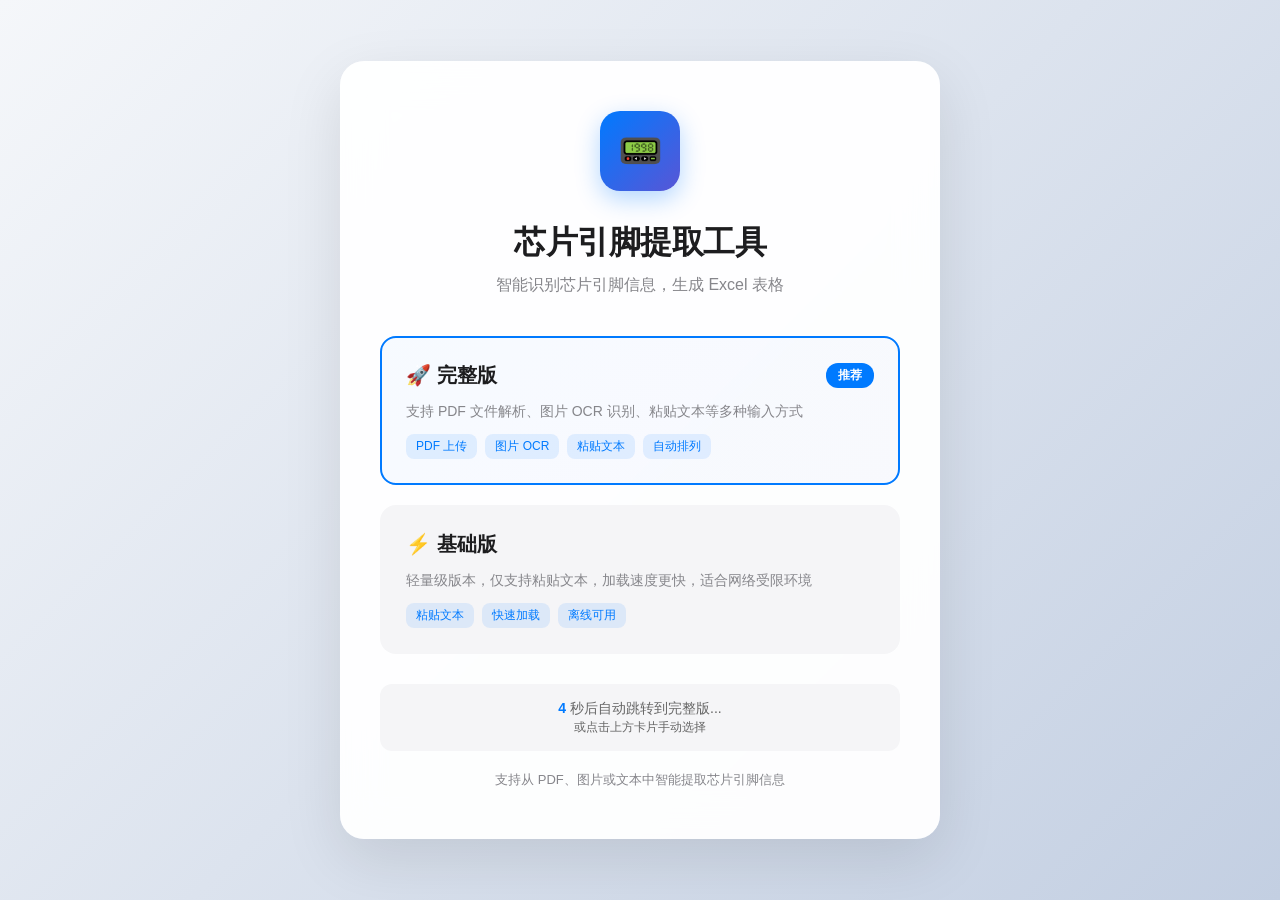
<file: index.html>
<!DOCTYPE html>
<html lang="zh-CN">
<head>
    <meta charset="UTF-8">
    <meta name="viewport" content="width=device-width, initial-scale=1.0">
    <title>芯片引脚提取工具 - Chip Pin Extractor</title>
    <style>
        * {
            margin: 0;
            padding: 0;
            box-sizing: border-box;
        }
        
        body {
            font-family: -apple-system, BlinkMacSystemFont, "Segoe UI", Roboto, "Helvetica Neue", Arial, sans-serif;
            background: linear-gradient(135deg, #f5f7fa 0%, #c3cfe2 100%);
            min-height: 100vh;
            display: flex;
            justify-content: center;
            align-items: center;
            padding: 20px;
        }
        
        .container {
            background: rgba(255, 255, 255, 0.95);
            backdrop-filter: blur(20px);
            border-radius: 24px;
            padding: 50px 40px;
            max-width: 600px;
            width: 100%;
            box-shadow: 0 20px 60px rgba(0, 0, 0, 0.1);
            text-align: center;
        }
        
        .logo {
            width: 80px;
            height: 80px;
            background: linear-gradient(135deg, #007aff 0%, #5856d6 100%);
            border-radius: 20px;
            margin: 0 auto 30px;
            display: flex;
            align-items: center;
            justify-content: center;
            font-size: 36px;
            color: white;
            box-shadow: 0 8px 24px rgba(0, 122, 255, 0.3);
        }
        
        h1 {
            font-size: 32px;
            font-weight: 700;
            color: #1d1d1f;
            margin-bottom: 10px;
            letter-spacing: -0.5px;
        }
        
        .subtitle {
            font-size: 16px;
            color: #86868b;
            margin-bottom: 40px;
        }
        
        .version-cards {
            display: grid;
            gap: 20px;
            margin-bottom: 30px;
        }
        
        .version-card {
            background: #f5f5f7;
            border-radius: 16px;
            padding: 24px;
            cursor: pointer;
            transition: all 0.3s ease;
            border: 2px solid transparent;
            text-decoration: none;
            display: block;
        }
        
        .version-card:hover {
            background: #fff;
            border-color: #007aff;
            transform: translateY(-2px);
            box-shadow: 0 8px 24px rgba(0, 122, 255, 0.15);
        }
        
        .version-card.recommended {
            background: linear-gradient(135deg, #007aff08 0%, #5856d608 100%);
            border-color: #007aff;
        }
        
        .version-header {
            display: flex;
            align-items: center;
            justify-content: space-between;
            margin-bottom: 12px;
        }
        
        .version-name {
            font-size: 20px;
            font-weight: 600;
            color: #1d1d1f;
        }
        
        .badge {
            background: #007aff;
            color: white;
            padding: 4px 12px;
            border-radius: 12px;
            font-size: 12px;
            font-weight: 600;
        }
        
        .version-desc {
            font-size: 14px;
            color: #86868b;
            line-height: 1.5;
            text-align: left;
        }
        
        .features {
            display: flex;
            flex-wrap: wrap;
            gap: 8px;
            margin-top: 12px;
        }
        
        .feature-tag {
            background: rgba(0, 122, 255, 0.1);
            color: #007aff;
            padding: 4px 10px;
            border-radius: 8px;
            font-size: 12px;
            font-weight: 500;
        }
        
        .footer {
            font-size: 13px;
            color: #86868b;
            margin-top: 20px;
        }
        
        .auto-redirect {
            margin-top: 20px;
            padding: 16px;
            background: #f5f5f7;
            border-radius: 12px;
            font-size: 14px;
            color: #666;
        }
        
        .countdown {
            color: #007aff;
            font-weight: 600;
        }
    </style>
</head>
<body>
    <div class="container">
        <div class="logo">📟</div>
        <h1>芯片引脚提取工具</h1>
        <p class="subtitle">智能识别芯片引脚信息，生成 Excel 表格</p>
        
        <div class="version-cards">
            <a href="ChipPinExtractor_Full.html" class="version-card recommended">
                <div class="version-header">
                    <span class="version-name">🚀 完整版</span>
                    <span class="badge">推荐</span>
                </div>
                <p class="version-desc">支持 PDF 文件解析、图片 OCR 识别、粘贴文本等多种输入方式</p>
                <div class="features">
                    <span class="feature-tag">PDF 上传</span>
                    <span class="feature-tag">图片 OCR</span>
                    <span class="feature-tag">粘贴文本</span>
                    <span class="feature-tag">自动排列</span>
                </div>
            </a>
            
            <a href="ChipPinExtractor.html" class="version-card">
                <div class="version-header">
                    <span class="version-name">⚡ 基础版</span>
                </div>
                <p class="version-desc">轻量级版本，仅支持粘贴文本，加载速度更快，适合网络受限环境</p>
                <div class="features">
                    <span class="feature-tag">粘贴文本</span>
                    <span class="feature-tag">快速加载</span>
                    <span class="feature-tag">离线可用</span>
                </div>
            </a>
        </div>
        
        <div class="auto-redirect">
            <span id="countdown" class="countdown">5</span> 秒后自动跳转到完整版...
            <br><small>或点击上方卡片手动选择</small>
        </div>
        
        <p class="footer">支持从 PDF、图片或文本中智能提取芯片引脚信息</p>
    </div>
    
    <script>
        let seconds = 5;
        const countdownEl = document.getElementById('countdown');
        
        const timer = setInterval(() => {
            seconds--;
            countdownEl.textContent = seconds;
            
            if (seconds <= 0) {
                clearInterval(timer);
                window.location.href = 'ChipPinExtractor_Full.html';
            }
        }, 1000);
    </script>
</body>
</html>
</file>
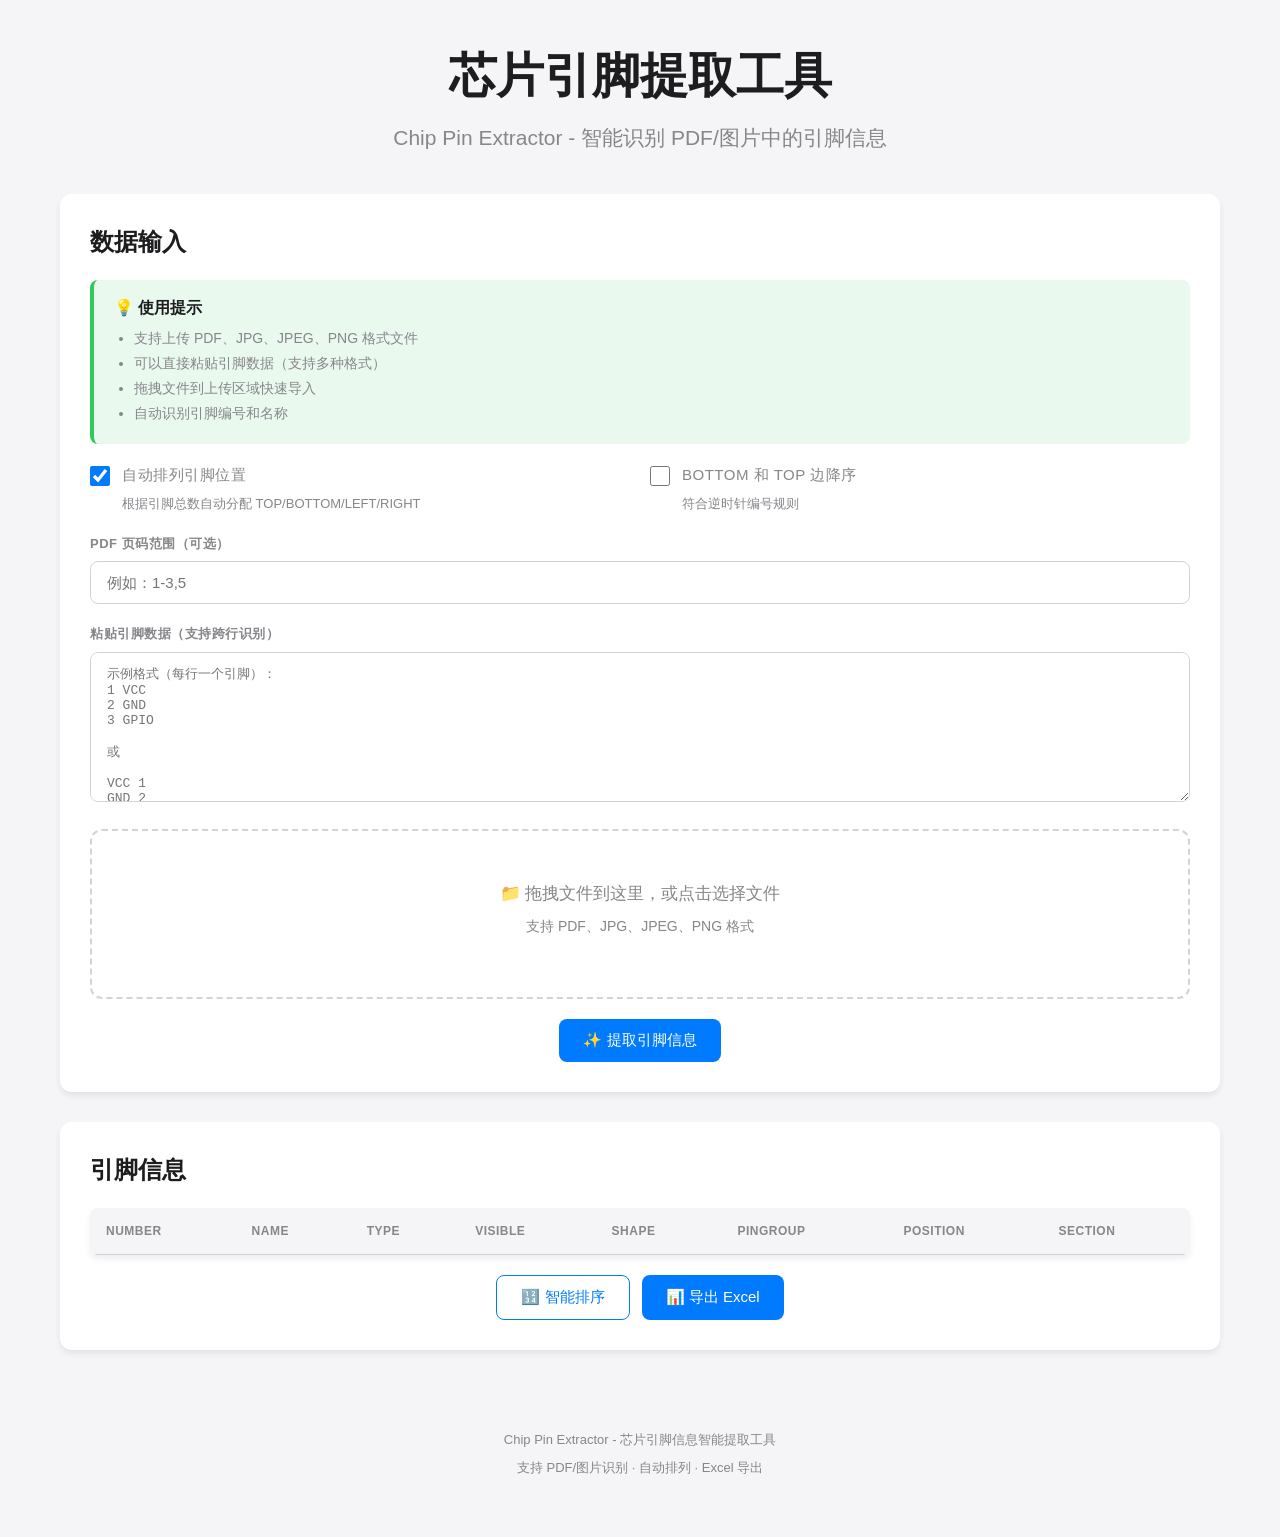
<file: ChipPinExtractor.html>
<!DOCTYPE html>
<html lang="zh-CN">
<head>
    <meta charset="UTF-8">
    <meta name="viewport" content="width=device-width, initial-scale=1.0">
    <title>芯片引脚提取工具 - Chip Pin Extractor</title>
    <style>
        /* Apple 风格设计 */
        :root {
            --primary-color: #007aff;
            --primary-hover: #0056cc;
            --background-color: #f5f5f7;
            --card-background: #ffffff;
            --text-primary: #1d1d1f;
            --text-secondary: #86868b;
            --border-color: #d2d2d7;
            --success-color: #34c759;
            --shadow: 0 4px 6px rgba(0, 0, 0, 0.07);
            --shadow-hover: 0 8px 12px rgba(0, 0, 0, 0.1);
        }

        * {
            margin: 0;
            padding: 0;
            box-sizing: border-box;
            -webkit-font-smoothing: antialiased;
            -moz-osx-font-smoothing: grayscale;
        }

        body {
            font-family: -apple-system, BlinkMacSystemFont, "SF Pro Display", "Segoe UI", Roboto, "Helvetica Neue", Arial, sans-serif;
            background-color: var(--background-color);
            color: var(--text-primary);
            line-height: 1.5;
        }

        .container {
            max-width: 1200px;
            margin: 40px auto;
            padding: 0 20px;
        }

        /* 头部设计 */
        header {
            text-align: center;
            margin-bottom: 40px;
        }

        h1 {
            font-size: 48px;
            font-weight: 700;
            letter-spacing: -0.003em;
            color: var(--text-primary);
            margin-bottom: 10px;
        }

        .subtitle {
            font-size: 21px;
            color: var(--text-secondary);
            font-weight: 400;
        }

        /* 卡片设计 */
        .card {
            background: var(--card-background);
            border-radius: 12px;
            padding: 30px;
            margin-bottom: 30px;
            box-shadow: var(--shadow);
            transition: box-shadow 0.3s ease;
        }

        .card:hover {
            box-shadow: var(--shadow-hover);
        }

        h2 {
            font-size: 24px;
            font-weight: 600;
            margin-bottom: 20px;
            color: var(--text-primary);
        }

        /* 配置选项 */
        .config-section {
            display: grid;
            grid-template-columns: repeat(auto-fit, minmax(300px, 1fr));
            gap: 20px;
            margin-bottom: 20px;
        }

        .config-item {
            display: flex;
            align-items: flex-start;
            gap: 12px;
        }

        .config-item input[type="checkbox"] {
            width: 20px;
            height: 20px;
            margin-top: 2px;
            accent-color: var(--primary-color);
            cursor: pointer;
        }

        .config-item label {
            font-size: 15px;
            font-weight: 500;
            cursor: pointer;
            user-select: none;
        }

        .config-item small {
            display: block;
            color: var(--text-secondary);
            font-size: 13px;
            margin-top: 4px;
        }

        /* 输入框设计 */
        input[type="text"],
        textarea {
            width: 100%;
            padding: 12px 16px;
            font-size: 15px;
            border: 1px solid var(--border-color);
            border-radius: 8px;
            background-color: var(--card-background);
            color: var(--text-primary);
            transition: border-color 0.2s ease, box-shadow 0.2s ease;
            font-family: inherit;
        }

        input[type="text"]:focus,
        textarea:focus {
            outline: none;
            border-color: var(--primary-color);
            box-shadow: 0 0 0 3px rgba(0, 122, 255, 0.1);
        }

        textarea {
            min-height: 150px;
            resize: vertical;
            font-family: "SF Mono", "Courier New", monospace;
            font-size: 13px;
        }

        label {
            display: block;
            font-size: 13px;
            font-weight: 600;
            color: var(--text-secondary);
            margin-bottom: 8px;
            text-transform: uppercase;
            letter-spacing: 0.5px;
        }

        /* 上传区域 */
        .drop-zone {
            border: 2px dashed var(--border-color);
            border-radius: 12px;
            padding: 50px 30px;
            text-align: center;
            cursor: pointer;
            transition: all 0.3s ease;
            background-color: var(--card-background);
        }

        .drop-zone:hover {
            border-color: var(--primary-color);
            background-color: rgba(0, 122, 255, 0.02);
        }

        .drop-zone.active {
            border-color: var(--primary-color);
            background-color: rgba(0, 122, 255, 0.05);
            transform: scale(1.01);
        }

        .drop-zone p {
            font-size: 17px;
            color: var(--text-secondary);
            margin-bottom: 10px;
        }

        .drop-zone input[type="file"] {
            display: none;
        }

        /* 按钮设计 */
        .btn {
            display: inline-block;
            padding: 12px 24px;
            font-size: 15px;
            font-weight: 500;
            border: none;
            border-radius: 8px;
            cursor: pointer;
            transition: all 0.2s ease;
            text-decoration: none;
        }

        .btn-primary {
            background-color: var(--primary-color);
            color: white;
        }

        .btn-primary:hover {
            background-color: var(--primary-hover);
            transform: translateY(-1px);
            box-shadow: 0 4px 8px rgba(0, 122, 255, 0.3);
        }

        .btn-secondary {
            background-color: var(--card-background);
            color: var(--primary-color);
            border: 1px solid var(--primary-color);
        }

        .btn-secondary:hover {
            background-color: var(--primary-color);
            color: white;
        }

        .button-group {
            display: flex;
            gap: 12px;
            justify-content: center;
            margin-top: 20px;
        }

        /* 进度显示 */
        .progress-section {
            margin-top: 20px;
            padding: 20px;
            background-color: rgba(0, 122, 255, 0.05);
            border-radius: 8px;
            display: none;
        }

        .progress-item {
            font-size: 14px;
            color: var(--primary-color);
            font-weight: 500;
            margin: 8px 0;
        }

        /* 表格设计 */
        .table-container {
            overflow-x: auto;
            border-radius: 8px;
            box-shadow: var(--shadow);
        }

        table {
            width: 100%;
            border-collapse: collapse;
            background-color: var(--card-background);
        }

        th {
            background-color: var(--background-color);
            padding: 14px 16px;
            text-align: left;
            font-size: 12px;
            font-weight: 600;
            color: var(--text-secondary);
            text-transform: uppercase;
            letter-spacing: 0.5px;
            border-bottom: 1px solid var(--border-color);
        }

        td {
            padding: 12px 16px;
            border-bottom: 1px solid var(--border-color);
            font-size: 14px;
        }

        tr:hover {
            background-color: rgba(0, 122, 255, 0.02);
        }

        td input,
        td select {
            padding: 8px 12px;
            border: 1px solid var(--border-color);
            border-radius: 6px;
            font-size: 14px;
            width: 100%;
            background-color: var(--card-background);
        }

        td input:focus,
        td select:focus {
            outline: none;
            border-color: var(--primary-color);
            box-shadow: 0 0 0 2px rgba(0, 122, 255, 0.1);
        }

        /* 信息提示 */
        .info-box {
            background-color: rgba(52, 199, 89, 0.1);
            border-left: 4px solid var(--success-color);
            padding: 16px 20px;
            border-radius: 8px;
            margin-bottom: 20px;
        }

        .info-box strong {
            color: var(--text-primary);
            font-weight: 600;
            display: block;
            margin-bottom: 8px;
        }

        .info-box ul {
            margin-left: 20px;
            color: var(--text-secondary);
            font-size: 14px;
        }

        .info-box li {
            margin-bottom: 4px;
        }

        /* 页脚 */
        footer {
            text-align: center;
            margin-top: 60px;
            padding: 20px;
            color: var(--text-secondary);
            font-size: 13px;
        }

        /* 响应式设计 */
        @media (max-width: 768px) {
            h1 {
                font-size: 32px;
            }

            .subtitle {
                font-size: 17px;
            }

            .card {
                padding: 20px;
            }

            .button-group {
                flex-direction: column;
            }

            .btn {
                width: 100%;
                text-align: center;
            }
        }
    </style>
</head>
<body>
    <div class="container">
        <header>
            <h1>芯片引脚提取工具</h1>
            <p class="subtitle">Chip Pin Extractor - 智能识别 PDF/图片中的引脚信息</p>
        </header>

        <!-- 主要操作区 -->
        <div class="card">
            <h2>数据输入</h2>
            
            <div class="info-box">
                <strong>💡 使用提示</strong>
                <ul>
                    <li>支持上传 PDF、JPG、JPEG、PNG 格式文件</li>
                    <li>可以直接粘贴引脚数据（支持多种格式）</li>
                    <li>拖拽文件到上传区域快速导入</li>
                    <li>自动识别引脚编号和名称</li>
                </ul>
            </div>

            <!-- 配置选项 -->
            <div class="config-section">
                <div class="config-item">
                    <input type="checkbox" id="autoArrange" checked>
                    <div>
                        <label for="autoArrange">自动排列引脚位置</label>
                        <small>根据引脚总数自动分配 TOP/BOTTOM/LEFT/RIGHT</small>
                    </div>
                </div>

                <div class="config-item">
                    <input type="checkbox" id="reverseBottomTop">
                    <div>
                        <label for="reverseBottomTop">BOTTOM 和 TOP 边降序</label>
                        <small>符合逆时针编号规则</small>
                    </div>
                </div>
            </div>

            <!-- PDF 页码范围 -->
            <div style="margin-bottom: 20px;">
                <label for="pdfPageRange">PDF 页码范围（可选）</label>
                <input type="text" id="pdfPageRange" placeholder="例如：1-3,5">
            </div>

            <!-- 粘贴文本框 -->
            <div style="margin-bottom: 20px;">
                <label for="pastedPinData">粘贴引脚数据（支持跨行识别）</label>
                <textarea id="pastedPinData" placeholder="示例格式（每行一个引脚）：
1 VCC
2 GND
3 GPIO

或

VCC 1
GND 2
GPIO 3

或

AJ26 信号名
AK2 信号名

或（跨行格式）
SD2/SPDIF2/TCON[1]/G
PIO/IrDA 25"></textarea>
            </div>

            <!-- 上传区域 -->
            <div class="drop-zone" id="dropZone">
                <p>📁 拖拽文件到这里，或点击选择文件</p>
                <p style="font-size: 14px; color: var(--text-secondary);">支持 PDF、JPG、JPEG、PNG 格式</p>
                <input type="file" id="fileInput" accept=".pdf,.jpg,.jpeg,.png" multiple>
            </div>

            <!-- 进度显示 -->
            <div id="progressSection" class="progress-section">
                <div id="pdfProgress" class="progress-item"></div>
                <div id="ocrProgress" class="progress-item"></div>
            </div>

            <!-- 按钮 -->
            <div class="button-group">
                <button class="btn btn-primary" id="extractBtn">✨ 提取引脚信息</button>
            </div>
        </div>

        <!-- 数据表格 -->
        <div class="card">
            <h2>引脚信息</h2>
            <div class="table-container">
                <table id="pinTable">
                    <thead>
                        <tr>
                            <th>Number</th>
                            <th>Name</th>
                            <th>Type</th>
                            <th>Visible</th>
                            <th>Shape</th>
                            <th>PinGroup</th>
                            <th>Position</th>
                            <th>Section</th>
                        </tr>
                    </thead>
                    <tbody>
                        <!-- 数据将在这里显示 -->
                    </tbody>
                </table>
            </div>

            <div class="button-group">
                <button class="btn btn-secondary" id="sortBtn">🔢 智能排序</button>
                <button class="btn btn-primary" id="exportBtn">📊 导出 Excel</button>
            </div>
        </div>

        <footer>
            <p>Chip Pin Extractor - 芯片引脚信息智能提取工具</p>
            <p style="margin-top: 8px;">支持 PDF/图片识别 · 自动排列 · Excel 导出</p>
        </footer>
    </div>

    <script>
        // 全局变量
        let pinData = [];
        let chipInfo = { totalPins: 0 };

        // 页面加载完成后初始化
        document.addEventListener('DOMContentLoaded', function() {
            document.getElementById('extractBtn').addEventListener('click', extractPinInfo);
            document.getElementById('sortBtn').addEventListener('click', smartSortPins);
            document.getElementById('exportBtn').addEventListener('click', exportToExcel);
            initDragAndDrop();

            // 绑定复选框事件
            ['autoArrange', 'reverseBottomTop'].forEach(id => {
                const el = document.getElementById(id);
                if (el) {
                    el.addEventListener('change', () => {
                        if (pinData.length > 0) reapplyPositionAllocation();
                    });
                }
            });
        });

        // 拖拽功能
        function initDragAndDrop() {
            const dropZone = document.getElementById('dropZone');
            const fileInput = document.getElementById('fileInput');

            dropZone.addEventListener('dragover', (e) => {
                e.preventDefault();
                dropZone.classList.add('active');
            });

            dropZone.addEventListener('dragleave', () => {
                dropZone.classList.remove('active');
            });

            dropZone.addEventListener('drop', (e) => {
                e.preventDefault();
                dropZone.classList.remove('active');
                if (e.dataTransfer.files.length) {
                    fileInput.files = e.dataTransfer.files;
                }
            });

            dropZone.addEventListener('click', () => fileInput.click());
        }

        // 从粘贴文本提取引脚
        function extractPinDataFromPastedText(text) {
            const pins = [];
            const seenNumbers = new Set();
            const lines = text.split('\n').filter(l => l.trim().length > 0);
            let pendingLine = '';

            for (let i = 0; i < lines.length; i++) {
                let trimmedLine = lines[i].trim();
                if (pendingLine) {
                    trimmedLine = pendingLine + ' ' + trimmedLine;
                    pendingLine = '';
                }

                if (trimmedLine.length < 2) continue;

                const parts = trimmedLine.split(/\s+/).filter(p => p.length > 0);
                if (parts.length >= 2) {
                    let pinNumber = '', pinName = '';
                    const firstPart = parts[0];
                    const secondPart = parts[1];
                    const firstHasDigit = /\d/.test(firstPart);
                    const secondHasDigit = /\d/.test(secondPart);
                    const startsWithSlash = firstPart.startsWith('/');

                    if (startsWithSlash && parts.length >= 3) {
                        for (let j = 1; j < parts.length; j++) {
                            if (/\d/.test(parts[j])) {
                                pinNumber = parts[j];
                                pinName = parts.slice(0, j).join('') + parts.slice(j + 1).join('');
                                break;
                            }
                        }
                    } else if (firstHasDigit && !secondHasDigit) {
                        pinNumber = firstPart;
                        pinName = parts.slice(1).join(' ');
                    } else if (!firstHasDigit && secondHasDigit) {
                        pinName = firstPart;
                        pinNumber = secondPart;
                    } else if (firstHasDigit && secondHasDigit) {
                        pinNumber = firstPart;
                        pinName = parts.slice(1).join(' ');
                    }

                    if (pinName && (pinName.endsWith('/') || (pinName.includes('[') && !pinName.includes(']')))) {
                        pendingLine = trimmedLine;
                        continue;
                    }

                    if (pinName && pinNumber && !seenNumbers.has(pinNumber)) {
                        seenNumbers.add(pinNumber);
                        pins.push({
                            Number: pinNumber,
                            Name: pinName,
                            Type: 'Passive',
                            Visible: 'TRUE',
                            Shape: 'Line',
                            PinGroup: '',
                            Position: '',
                            Section: 'A'
                        });
                    }
                }
            }

            return pins;
        }

        // 智能排序
        function smartSortPins() {
            if (pinData.length === 0) {
                alert('没有数据可排序');
                return;
            }
            pinData.sort((a, b) => {
                return a.Number.toString().localeCompare(b.Number.toString(), 'en', {
                    numeric: true,
                    sensitivity: 'base'
                });
            });
            displayPinData();
            alert('数据已按自然顺序排序！');
        }

        // 重新应用位置分配
        function reapplyPositionAllocation() {
            if (pinData.length === 0) return;

            const autoArrange = document.getElementById('autoArrange')?.checked !== false;
            const reverseBottomTop = document.getElementById('reverseBottomTop')?.checked || false;
            const totalPins = chipInfo.totalPins || Math.max(...pinData.map(p => {
                const match = p.Number.match(/\d+/);
                return match ? parseInt(match[0]) : 0;
            }));
            const quarter = Math.ceil(totalPins / 4);

            pinData.forEach(pin => {
                const pinNumber = parseInt(pin.Number.match(/\d+/)?.[0] || '0');
                if (autoArrange && pinNumber > 0) {
                    const pinInPackage = ((pinNumber - 1) % totalPins + totalPins) % totalPins + 1;
                    if (pinInPackage >= 1 && pinInPackage <= quarter) {
                        pin.Position = 'LEFT';
                    } else if (pinInPackage > quarter && pinInPackage <= quarter * 2) {
                        pin.Position = reverseBottomTop ? 'BOTTOM_REV' : 'BOTTOM';
                    } else if (pinInPackage > quarter * 2 && pinInPackage <= quarter * 3) {
                        pin.Position = 'RIGHT';
                    } else if (pinInPackage > quarter * 3 && pinInPackage <= totalPins) {
                        pin.Position = reverseBottomTop ? 'TOP_REV' : 'TOP';
                    } else {
                        pin.Position = '';
                    }
                } else {
                    pin.Position = '';
                }
            });

            displayPinData();
        }

        // 提取引脚信息主函数
        async function extractPinInfo() {
            const fileInput = document.getElementById('fileInput');
            const files = fileInput.files;
            const pastedPinData = document.getElementById('pastedPinData')?.value.trim() || '';

            if (files.length === 0 && pastedPinData === '') {
                alert('请先选择文件或粘贴引脚数据');
                return;
            }

            if (pastedPinData) {
                try {
                    const pastedPins = extractPinDataFromPastedText(pastedPinData);
                    if (pastedPins.length === 0) {
                        alert('未能从粘贴的文本中识别到引脚数据，请检查格式');
                        return;
                    }

                    const maxPinNum = Math.max(...pastedPins.map(p => {
                        const match = p.Number.match(/\d+/);
                        return match ? parseInt(match[0]) : 0;
                    }));
                    chipInfo.totalPins = maxPinNum || pastedPins.length;
                    pinData = pastedPins;

                    const autoArrange = document.getElementById('autoArrange')?.checked !== false;
                    if (autoArrange && pinData.length > 0) {
                        reapplyPositionAllocation();
                    } else {
                        displayPinData();
                    }

                    alert(`成功识别 ${pastedPins.length} 个引脚！`);
                    return;
                } catch (error) {
                    console.error('解析粘贴数据失败:', error);
                    alert('解析粘贴数据失败，请检查格式');
                }
            }

            // 文件处理逻辑（与之前相同，这里简化）
            alert('文件处理功能需要加载外部库，请使用粘贴数据功能，或将此文件部署到 Web 服务器使用完整功能。');
        }

        // 显示引脚数据
        function displayPinData() {
            const tbody = document.querySelector('#pinTable tbody');
            tbody.innerHTML = '';

            pinData.forEach(pin => {
                const row = document.createElement('tr');
                const keys = Object.keys(pin);

                keys.forEach((key, index) => {
                    const cell = document.createElement('td');
                    const value = pin[key];
                    let input;

                    if (key === 'Position') {
                        input = document.createElement('select');
                        const options = ['', 'TOP', 'TOP_REV', 'BOTTOM', 'BOTTOM_REV', 'LEFT', 'RIGHT'];
                        const labels = {
                            '': '',
                            'TOP': 'TOP (升序)',
                            'TOP_REV': 'TOP (降序)',
                            'BOTTOM': 'BOTTOM (升序)',
                            'BOTTOM_REV': 'BOTTOM (降序)',
                            'LEFT': 'LEFT',
                            'RIGHT': 'RIGHT'
                        };
                        options.forEach(opt => {
                            const option = document.createElement('option');
                            option.value = opt;
                            option.textContent = labels[opt] || opt;
                            if (value === opt) option.selected = true;
                            input.appendChild(option);
                        });
                    } else {
                        input = document.createElement('input');
                        input.type = 'text';
                        input.value = value;
                    }

                    input.addEventListener('change', function() {
                        const rowIndex = Array.from(tbody.children).indexOf(row);
                        pinData[rowIndex][key] = this.value;
                    });

                    cell.appendChild(input);
                    row.appendChild(cell);
                });

                tbody.appendChild(row);
            });
        }

        // 导出 Excel
        function exportToExcel() {
            if (pinData.length === 0) {
                alert('没有数据可导出');
                return;
            }

            const columnOrder = ['Number', 'Name', 'Type', 'Visible', 'Shape', 'PinGroup', 'Position', 'Section'];
            const wsData = [columnOrder];

            pinData.forEach(pin => {
                const row = columnOrder.map(col => {
                    let value = pin[col];
                    if (col === 'Number') {
                        return parseInt(value) || 0;
                    }
                    if (col === 'Position') {
                        if (value === 'TOP_REV') value = 'TOP';
                        if (value === 'BOTTOM_REV') value = 'BOTTOM';
                    }
                    return value || '';
                });
                wsData.push(row);
            });

            // 创建 CSV 文件
            const csvContent = wsData.map(row => row.join(',')).join('\n');
            const blob = new Blob([csvContent], { type: 'text/csv;charset=utf-8;' });
            const link = document.createElement('a');
            link.href = URL.createObjectURL(blob);
            link.download = `chip_pinout_${new Date().getTime()}.csv`;
            link.click();

            alert('CSV 文件已导出！可以用 Excel 打开。');
        }
    </script>
</body>
</html>
</file>
